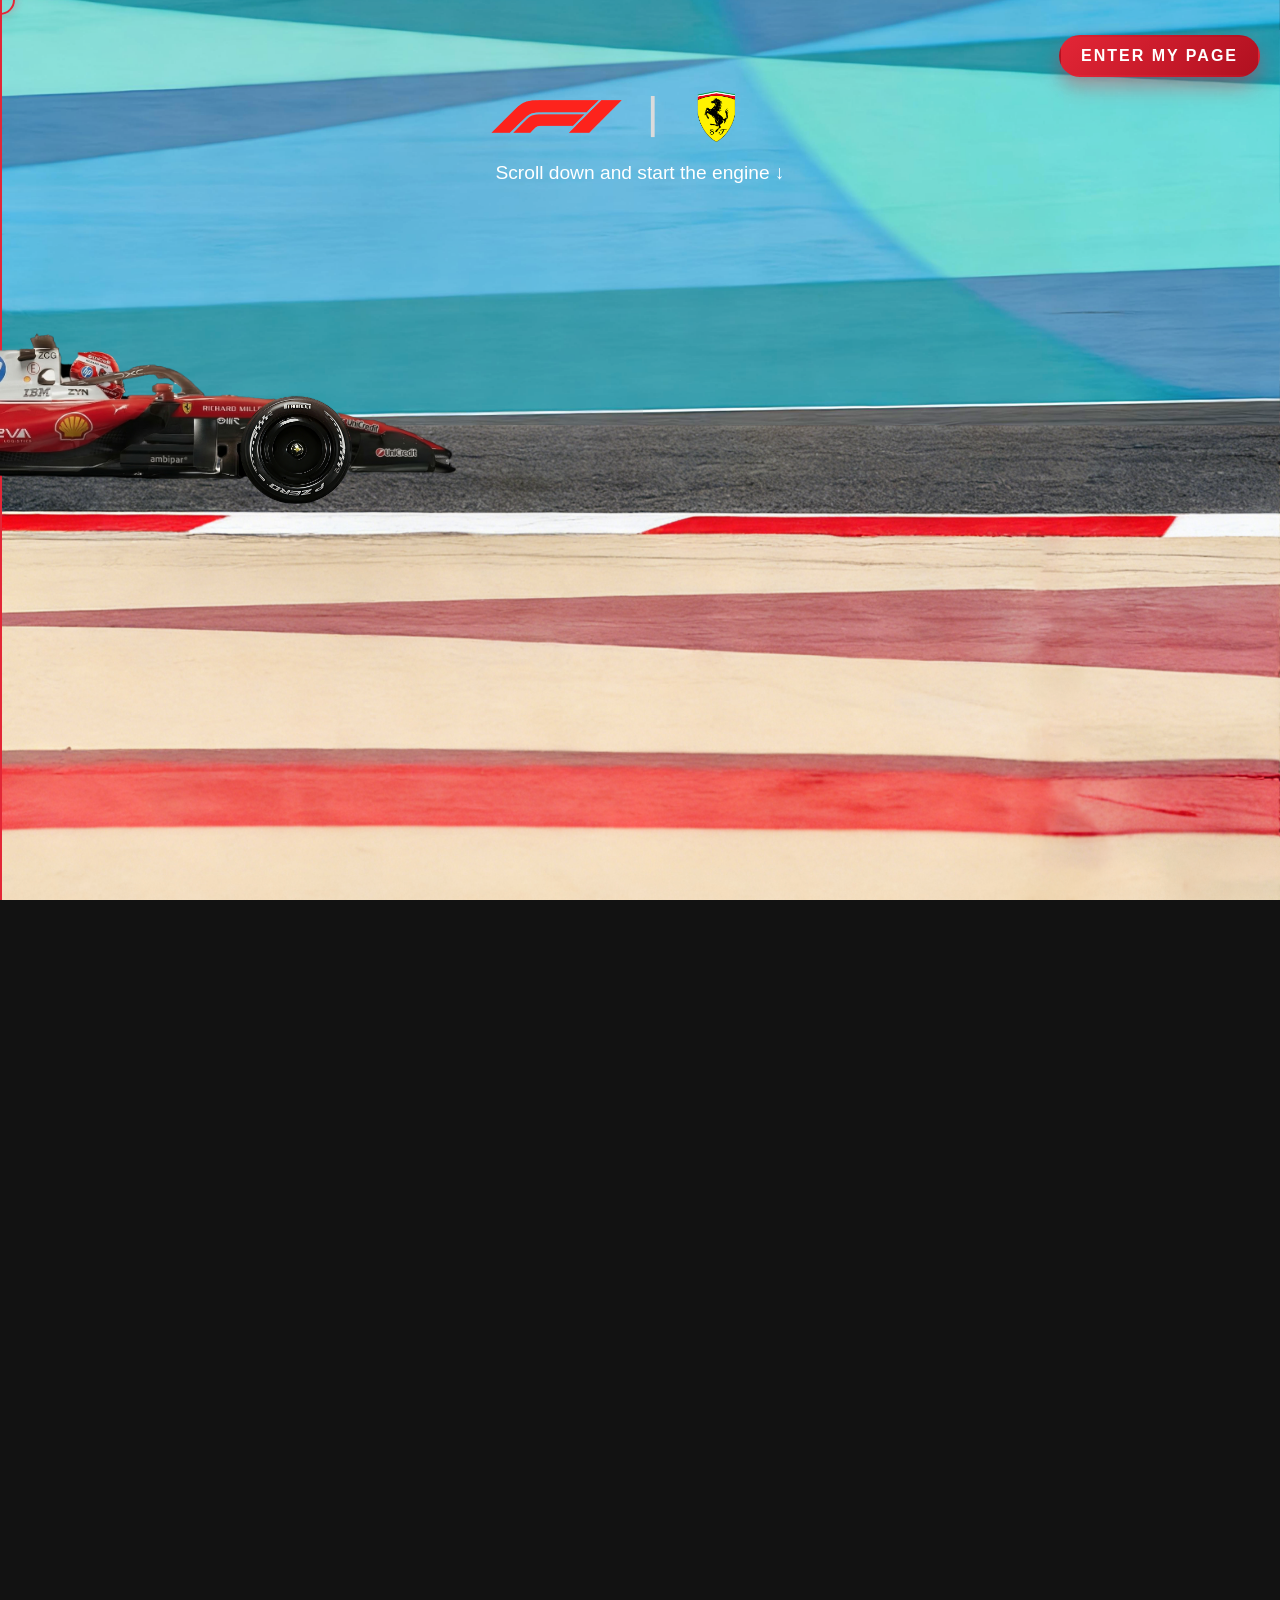
<file: index.html>
<!DOCTYPE html>
<html lang="zh-CN">

<head>
    <meta charset="UTF-8">
    <meta name="viewport" content="width=device-width, initial-scale=1.0">
    <title>SPEED LEGEND</title>
    <link rel="stylesheet" href="css/style.css">
</head>

<body>
    <!-- 右上角按钮 -->
    <div class="top-right-btn">
        <a href="pages/personal.html" class="enter-btn">Enter my page</a>
    </div>

    <div class="scroll-hint">
        <img src="images/logo.png" alt="F1 Logo" class="hint-logo">
        <p class="hint-text">Scroll down and start the engine ↓</p>
    </div>

    <!-- 新页面揭示层：随着赛车移动逐渐显示 -->
    <div class="reveal-section" id="revealSection">
        <div class="reveal-content">
            <h2>SPEED LEGEND</h2>
            <a href="pages/personal.html" class="enter-btn">Enter my page</a>
        </div>
    </div>

    <div class="car-container" id="carContainer">
        <img src="images/car-body.png" alt="Ferrari Body" class="car-body">
        <img src="images/wheel-rear.png" alt="Rear Wheel" class="wheel rear-wheel" id="rearWheel">
        <img src="images/wheel-front.png" alt="Front Wheel" class="wheel front-wheel" id="frontWheel">
        <!-- 倒影 -->
        <!-- 
        <img src="images/car-body.png" alt="Ferrari Reflection" class="car-reflection" id="carReflection">
        <img src="images/wheel-rear.png" alt="Rear Wheel Reflection" class="wheel-reflection rear-wheel-reflection" id="rearWheelReflection">
        <img src="images/wheel-front.png" alt="Front Wheel Reflection" class="wheel-reflection front-wheel-reflection" id="frontWheelReflection">
         -->

    </div>

    <div class="scroll-space"></div>

    <script src="js/script.js"></script>
</body>

</html>
</file>
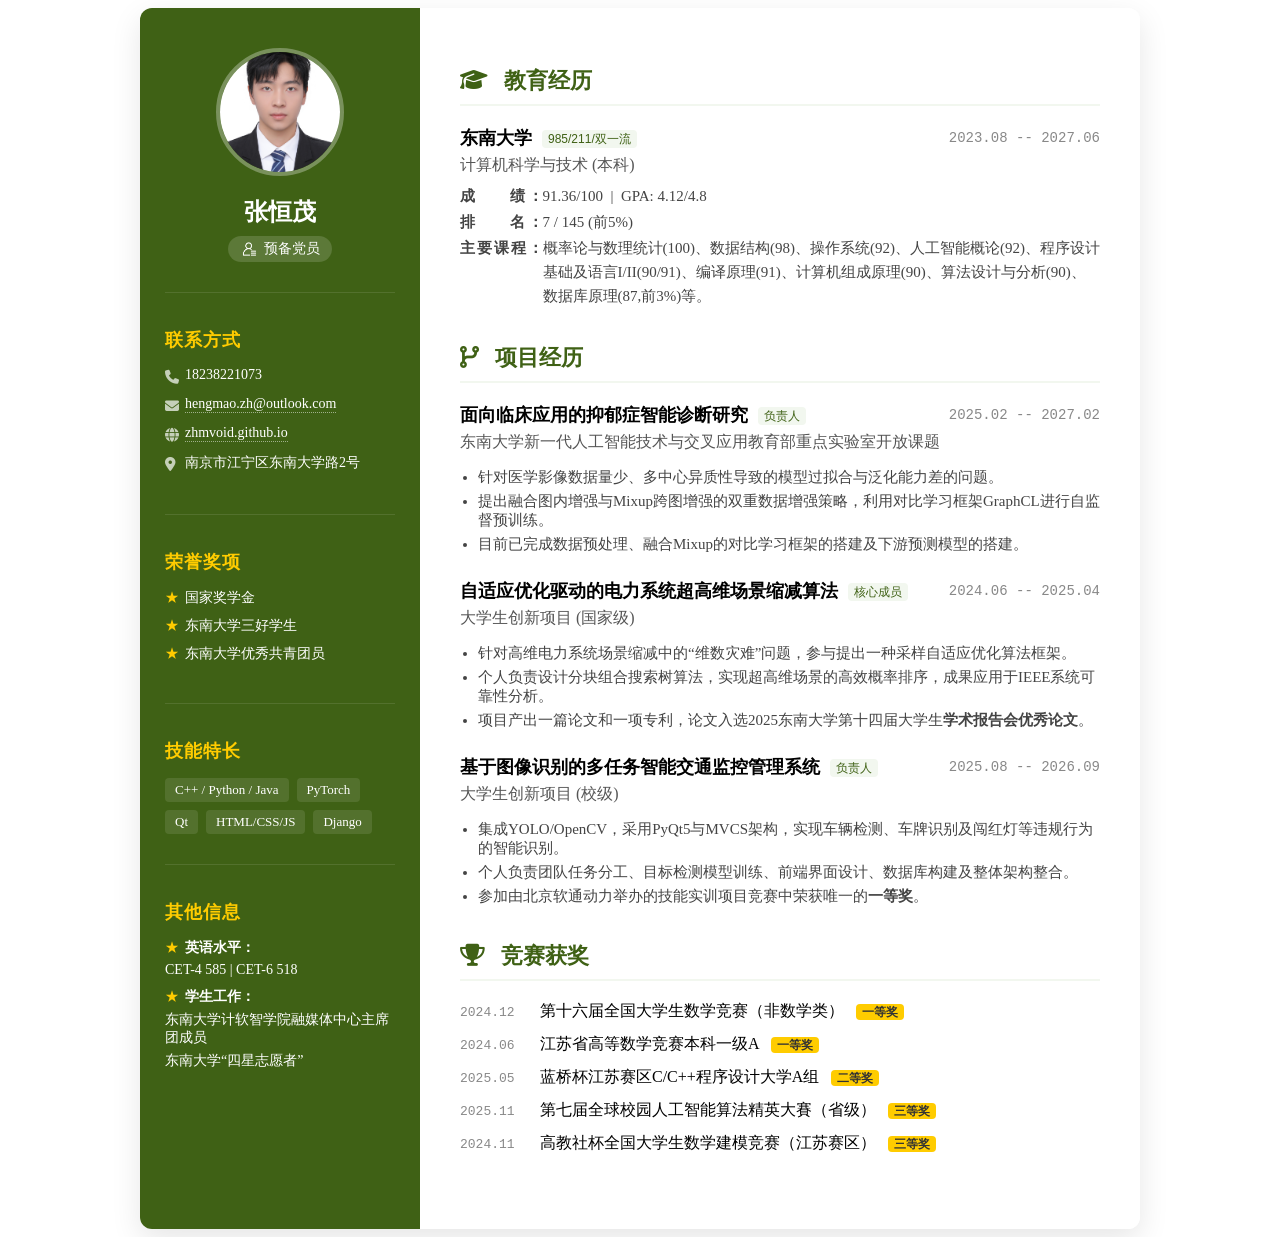
<file: pages/resume.html>
<!DOCTYPE html>
<html lang="zh-CN">
<head>
    <meta charset="UTF-8">
    <meta name="viewport" content="width=device-width, initial-scale=1.0">
    <title>张恒茂 - 简历</title>
    <link rel="stylesheet" href="../css/resume-style.css">
    <!-- 引入 FontAwesome 图标库 (CDN) -->
    <link rel="stylesheet" href="https://cdnjs.cloudflare.com/ajax/libs/font-awesome/6.4.0/css/all.min.css">
</head>
<body>
    <div class="resume-container">
        
        <!-- 左侧侧边栏：个人信息、技能、荣誉 -->
        <aside class="sidebar">
            <div class="profile-header">
                <div class="photo-wrapper">
                    <img src="../images/zhm_w.jpeg" alt="Photo">
                </div>
                <h1 class="name">张恒茂</h1>
                <div class="status-badge">
                    <img src="../images/ph.png" class="ph-icon-white"> 预备党员
                </div>
            </div>

            <div class="sidebar-section">
                <h2 class="sidebar-title">联系方式</h2>
                <ul class="contact-list">
                    <li><i class="fas fa-phone"></i> 18238221073</li>
                    <li><i class="fas fa-envelope"></i> <a href="mailto:hengmao.zh@outlook.com">hengmao.zh@outlook.com</a></li>
                    <li><i class="fas fa-globe"></i> <a href="https://github.com/zhmvoid" target="_blank">zhmvoid.github.io</a></li>
                    <li><i class="fas fa-map-marker-alt"></i> 南京市江宁区东南大学路2号</li>
                </ul>
            </div>

            <div class="sidebar-section">
                <h2 class="sidebar-title">荣誉奖项</h2>
                <ul class="sidebar-list highlight-list">
                    <li>国家奖学金</li>
                    <li>东南大学三好学生</li>
                    <li>东南大学优秀共青团员</li>
                </ul>
            </div>

            <div class="sidebar-section">
                <h2 class="sidebar-title">技能特长</h2>
                <div class="skill-tags">
                    <span class="tag">C++ / Python / Java</span>
                    <span class="tag">PyTorch</span>
                    <span class="tag">Qt</span>
                    <span class="tag">HTML/CSS/JS</span>
                    <span class="tag">Django</span>
                </div>
            </div>

            <div class="sidebar-section">
                <h2 class="sidebar-title">其他信息</h2>
                <ul class="sidebar-list highlight-list">
                    <li><strong>英语水平：</strong><div style="margin-top: 5px;">CET-4 585 | CET-6 518</li>
                    <li><strong>学生工作：</strong><div style="margin-top: 5px;">东南大学计软智学院融媒体中心主席团成员<div style="margin-top: 5px;">东南大学“四星志愿者”</div></li>
                </ul>
            </div>

        </aside>

        <!-- 右侧主内容：教育、项目、竞赛 -->
        <main class="main-content">
            <!-- 教育经历 -->
            <section class="main-section">
                <h2 class="section-title"><i class="fas fa-graduation-cap"></i> 教育经历</h2>
                <div class="card-item">
                    <div class="card-header">
                        <div class="card-title-group">
                            <h3>东南大学 <span class="badge">985/211/双一流</span></h3>
                        </div>
                        <span class="date">2023.08 -- 2027.06</span>
                    </div>
                    <div class="card-subtitle">计算机科学与技术 (本科)</div>
                    <div class="card-details">
                        <div class="detail-row">
                            <span class="detail-label"><strong>成&emsp;&emsp;绩：</strong></span>
                            <span>91.36/100 &nbsp;|&nbsp;  GPA: 4.12/4.8</span>
                        </div>
                        <div class="detail-row">
                            <span class="detail-label"><strong>排&emsp;&emsp;名：</strong></span>
                            <span>7 / 145 (前5%)</span>
                        </div>
                        <div class="detail-row">
                            <span class="detail-label"><strong>主要课程：</strong></span>
                            <span>概率论与数理统计(100)、数据结构(98)、操作系统(92)、人工智能概论(92)、程序设计基础及语言I/II(90/91)、编译原理(91)、计算机组成原理(90)、算法设计与分析(90)、数据库原理(87,前3%)等。</span>
                        </div>
                    </div>
                </div>
            </section>

            <!-- 项目经历 -->
            <section class="main-section">
                <h2 class="section-title"><i class="fas fa-code-branch"></i> 项目经历</h2>
                
                <div class="card-item">
                    <div class="card-header">
                        <h3>面向临床应用的抑郁症智能诊断研究 <span class="badge">负责人</span></h3>
                        <span class="date">2025.02 -- 2027.02</span>
                    </div>
                    <div class="card-subtitle">东南大学新一代人工智能技术与交叉应用教育部重点实验室开放课题</div>
                    <ul class="details-list">
                        <li>针对医学影像数据量少、多中心异质性导致的模型过拟合与泛化能力差的问题。</li>
                        <li>提出融合图内增强与Mixup跨图增强的双重数据增强策略，利用对比学习框架GraphCL进行自监督预训练。</li>
                        <li>目前已完成数据预处理、融合Mixup的对比学习框架的搭建及下游预测模型的搭建。</li>
                    </ul>
                </div>

                <div class="card-item">
                    <div class="card-header">
                        <h3>自适应优化驱动的电力系统超高维场景缩减算法 <span class="badge">核心成员</span></h3>
                        <span class="date">2024.06 -- 2025.04</span>
                    </div>
                    <div class="card-subtitle">大学生创新项目 (国家级)</div>
                    <ul class="details-list">
                        <li>针对高维电力系统场景缩减中的“维数灾难”问题，参与提出一种采样自适应优化算法框架。</li>
                        <li>个人负责设计分块组合搜索树算法，实现超高维场景的高效概率排序，成果应用于IEEE系统可靠性分析。</li>
                        <li>项目产出一篇论文和一项专利，论文入选2025东南大学第十四届大学生<b>学术报告会优秀论文</b>。</li>
                    </ul>
                </div>

                <div class="card-item">
                    <div class="card-header">
                        <h3>基于图像识别的多任务智能交通监控管理系统 <span class="badge">负责人</span></h3>
                        <span class="date">2025.08 -- 2026.09</span>
                    </div>
                    <div class="card-subtitle">大学生创新项目 (校级)</div>
                    <ul class="details-list">
                        <li>集成YOLO/OpenCV，采用PyQt5与MVCS架构，实现车辆检测、车牌识别及闯红灯等违规行为的智能识别。</li>
                        <li>个人负责团队任务分工、目标检测模型训练、前端界面设计、数据库构建及整体架构整合。</li>
                        <li>参加由北京软通动力举办的技能实训项目竞赛中荣获唯一的<b>一等奖</b>。</li>
                    </ul>
                </div>
            </section>

            <!-- 竞赛获奖 -->
            <section class="main-section">
                <h2 class="section-title"><i class="fas fa-trophy"></i> 竞赛获奖</h2>
                <div class="timeline-list">
                    <div class="timeline-item">
                        <span class="time">2024.12</span>
                        <div class="content">第十六届全国大学生数学竞赛（非数学类） <span class="award-rank">一等奖</span></div>
                    </div>
                    <div class="timeline-item">
                        <span class="time">2024.06</span>
                        <div class="content">江苏省高等数学竞赛本科一级A <span class="award-rank">一等奖</span></div>
                    </div>
                    <div class="timeline-item">
                        <span class="time">2025.05</span>
                        <div class="content">蓝桥杯江苏赛区C/C++程序设计大学A组 <span class="award-rank">二等奖</span></div>
                    </div>
                    <div class="timeline-item">
                        <span class="time">2025.11</span>
                        <div class="content">第七届全球校园人工智能算法精英大賽（省级） <span class="award-rank">三等奖</span></div>
                    </div>
                    <div class="timeline-item">
                        <span class="time">2024.11</span>
                        <div class="content">高教社杯全国大学生数学建模竞赛（江苏赛区） <span class="award-rank">三等奖</span></div>
                    </div>
                </div>
            </section>
        </main>
    </div>
</body>
</html>
</file>
<file: css/style.css>
/* 基础重置与暗黑背景 */
* {
    margin: 0;
    padding: 0;
    box-sizing: border-box;
}

body {
    background-color: #121212; /* 暗黑背景 */
    background-image: url('../images/bg.png'); /* 设置背景图片，请确保文件名匹配 */
    background-size: 100% 100%; /* 强制拉伸图片以适应屏幕宽高，确保全部显示 */
    background-attachment: fixed; /* 背景固定，不随页面滚动 */
    background-position: center; /* 图片居中对齐 */
    background-repeat: no-repeat; /* 防止图片重复 */
    color: #ffffff;
    font-family: 'Helvetica Neue', Arial, sans-serif;
    overflow-x: hidden; /* 隐藏横向滚动条 */
}

/* 顶部提示文字样式 */
.scroll-hint {
    position: fixed;
    top: 10%;
    width: 100%;
    text-align: center;
    z-index: 10;
    pointer-events: none;
}

.scroll-hint .hint-logo {
    width: 300px; /* 根据动图实际大小调整宽度 */
    margin-bottom: 15px;
}

.scroll-hint .hint-text {
    font-size: 1.2rem;
    opacity: 0.7;
    animation: bounce 2s infinite; /* 呼吸跳动效果 */
}

@keyframes bounce {
    0%, 20%, 50%, 80%, 100% { transform: translateY(0); }
    40% { transform: translateY(-15px); }
    60% { transform: translateY(-7px); }
}

/* 占位空间，决定了你需要滚动多久 */
.scroll-space {
    height: 200vh; /* 4倍屏幕高度的滚动空间 */
}

/* 赛车主容器 */
.car-container {
    position: fixed;
    top: 52%;
    left: -25%; /* 初始位置更靠左，隐藏更多车身 */
    transform: translateY(calc(-80%));
    width: 800px;
    max-width: 80vw;
    z-index: 5; /* 赛车整体层级 */
    will-change: transform;
}

/* ------------------------------------------------------------------
   核心修改：调整 z-index
------------------------------------------------------------------ */

/* 车身图片 */
.car-body {
    width: 100%;
    display: block;
    position: relative;
    z-index: 1; /* 将车身设为较低的层级 (原为 2) */
}

/* 倒影图片 */
.car-reflection {
    width: 100%;
    display: block;
    position: absolute;
    bottom: -100%; /* 倒影位置在车身下方 */
    left: 0;
    transform: scaleY(-1); /* 垂直翻转 */
    opacity: 0.3; /* 半透明 */
    z-index: 0; /* 倒影在最底层 */
    filter: blur(2px); /* 轻微模糊效果 */
}

/* 车轮通用样式 */
.wheel {
    position: absolute;
    width: 15%; /* 轮胎大小比例 */
    z-index: 2; /* 将车轮设为较高的层级 (原为 1) */
    border-radius: 50%;
    transform-origin: center center;
    will-change: transform;
}

/* ------------------------------------------------------------------ */

.rear-wheel {
    left: 10.5%;
    bottom: 4.5%; /* 轮胎垂直位置 */
}

/* 前轮水平位置 */
.front-wheel {
    width: 14%; /* 轮胎大小比例 */
    right: 16%;
    bottom: 3.5%; /* 轮胎垂直位置 */
}

/* 轮胎倒影样式 */
.wheel-reflection {
    position: absolute;
    width: 15%; /* 与原轮胎相同大小 */
    z-index: 0; /* 倒影在最底层 */
    border-radius: 50%;
    transform: scaleY(-1); /* 垂直翻转 */
    opacity: 0.5; /* 半透明 */
    filter: blur(2px); /* 更强的模糊效果 */
    transform-origin: center center;
}

.rear-wheel-reflection {
    left: 10.5%;
    bottom: -50%; /* 与车身倒影对齐 */
}

.front-wheel-reflection {
    width: 14%; /* 轮胎大小比例 */
    right: 16%;
    bottom: -45%; /* 与车身倒影对齐 */
}

/* ------------------------------------------------------------------
   新页面揭示效果
------------------------------------------------------------------ */
.reveal-section {
    position: fixed;
    top: 0;
    left: 0;
    width: 0; /* 初始宽度为0，由JS控制 */
    height: 100vh;
    background-color: #f5f5f5; /* 亮色背景，与原本的暗色形成反差 */
    background-image: url('../images/bg2.jpg');
    background-size: cover;
    background-position: center;
    background-attachment: fixed;
    z-index: 1; /* 位于 body(0) 之上，但必须在 car-container(5) 之下 */
    overflow: hidden;
    display: flex;
    align-items: center;
    justify-content: center;
    border-right: 2px solid #e32636; /* 可选：在揭示边缘加一条红线装饰 */
}

.reveal-content {
    width: 100vw; /* 内容宽度固定为视窗宽度，确保文字居中且不被挤压 */
    text-align: center;
    color: #121212; /* 深色文字 */
    /* 让内容看起来是固定的，只是被遮罩揭开了 */
    flex-shrink: 0; 
}

.reveal-content h2 {
    font-size: 5rem;
    font-weight: 800;
    color: #e32636;
    margin-top: -40px; /* 向上移动文本 */
    margin-bottom: 20px;
    text-transform: uppercase;
    letter-spacing: 5px;
}

/* 个人空间入口按钮样式 */
.enter-btn {
    display: inline-block;
    margin-top: 30px;
    padding: 15px 50px;
    font-size: 1.2rem;
    font-weight: bold;
    color: #fff;
    background: linear-gradient(135deg, #e32636 0%, #b01020 100%); /* 法拉利红渐变 */
    text-decoration: none;
    border-radius: 50px; /* 胶囊形状 */
    box-shadow: 0 10px 20px rgba(227, 38, 54, 0.4); /* 红色光晕 */
    transition: all 0.3s cubic-bezier(0.175, 0.885, 0.32, 1.275); /* 弹性过渡 */
    text-transform: uppercase;
    letter-spacing: 2px;
    border: 2px solid transparent;
}

.enter-btn:hover {
    transform: translateY(-5px) scale(1.05); /* 上浮并稍微放大 */
    box-shadow: 0 15px 30px rgba(0, 0, 0, 0.5); /* 黑色光晕 */
    background: linear-gradient(135deg, #434343 0%, #000000 100%); /* 悬浮变为黑色 */
}

.enter-btn:active {
    transform: translateY(-2px) scale(0.98); /* 点击时轻微缩放 */
    box-shadow: 0 5px 10px rgba(0, 0, 0, 0.5);
    background: #000000; /* 点击时纯黑 */
}

.enter-btn .arrow {
    margin-left: 10px;
    transition: margin-left 0.3s;
}

.enter-btn:hover .arrow {
    margin-left: 15px; /* 箭头移动动画 */
}

/* 描边风格按钮 (用于简历链接) */
.enter-btn.btn-outline {
    background: transparent;
    border: 2px solid #e32636; /* 法拉利红描边 */
    box-shadow: none;
}

.enter-btn.btn-outline:hover {
    background: #e32636;
    color: white;
    box-shadow: 0 0 15px rgba(227, 38, 54, 0.5);
}

/* --- 全局鼠标跟随光标 --- */
.custom-cursor {
    position: fixed;
    top: 0;
    left: 0;
    width: 30px;
    height: 30px;
    border: 2px solid #e32636; /* 法拉利红 */
    border-radius: 50%;
    pointer-events: none; /* 确保不阻挡点击 */
    z-index: 9999;
    transform: translate(-50%, -50%);
    transition: width 0.3s ease, height 0.3s ease, background-color 0.3s ease;
    box-shadow: 0 0 10px rgba(227, 38, 54, 0.3);
}

.custom-cursor.active {
    width: 60px;
    height: 60px;
    background-color: rgba(227, 38, 54, 0.1);
    box-shadow: 0 0 20px rgba(227, 38, 54, 0.6);
}

/* 右上角按钮样式 */
.top-right-btn {
    position: fixed;
    top: 5px;
    right: 20px;
    z-index: 10;
    display: flex;       /* 启用 Flex 布局 */
    gap: 15px;           /* 按钮之间的间距 */
    align-items: center; /* 垂直居中 */
}

.top-right-btn .enter-btn {
    padding: 10px 20px;
    font-size: 1rem;
}
</file>
<file: css/resume-style.css>
/* 全局重置与基础设置 */
:root {
    --primary-color: #3F6115;
    /* 松针绿 */
    --primary-light: #F2F7EF;
    /* 极淡的绿色背景，对应 LaTeX 中的 primary_color!05 */
    --secondary-color: #FFCC00;
    /* 金陵黄 */
    --text-main: #000;
    --font-main: "Times New Roman", "FangSong", "SimSun", serif;
    /* 英文衬线 + 中文宋体/仿宋作为兜底 */
    --font-bold: "PingFang SC", "Microsoft YaHei", "Heiti SC", sans-serif;
    /* 标题黑体 */
    --font-kaiti: "KaiTi", "STKaiti", "KaiTi_GB2312", serif;
    /* 楷体 */
}

/* 修改为作用于嵌入容器，而非全局 body */
#resume-section {
    /* 美化背景，使用更现代、柔和的浅灰色 */
    background-color: #f0f2f5;
    font-family: var(--font-main);
    color: #333;
    line-height: 1.4;
    padding: 20px;
    overflow-y: auto;
    /* 允许内部滚动 */
}

#resume-section.active {
    display: block;
    /* 改为 block 以确保滚动条能完整覆盖所有内容 */
}

/* ========== 核心布局 ========== */
.resume-container {
    display: grid;
    grid-template-columns: 280px 1fr;
    /* 左侧固定宽度，右侧自适应 */
    max-width: 1000px;
    margin: 0 auto;
    /* 使用 margin 实现水平居中 */
    width: 100%;
    background-color: white;
    box-shadow: 0 10px 30px rgba(0, 0, 0, 0.1);
    border-radius: 12px;
    overflow: hidden;
    /* 保证圆角裁切 */
    min-height: 90vh;
}

/* ========== 侧边栏样式 (左侧) ========== */
.sidebar {
    background-color: var(--primary-color);
    color: white;
    padding: 40px 25px;
    display: flex;
    flex-direction: column;
    gap: 30px;
}

.profile-header {
    text-align: center;
}

.sidebar .profile-header {
    margin-bottom: 0px;
    /* 减小与下方联系方式的距离 */
}

.photo-wrapper {
    width: 120px;
    height: 120px;
    border-radius: 50%;
    overflow: hidden;
    margin: 0 auto 15px;
    border: 4px solid rgba(255, 255, 255, 0.3);
}

.photo-wrapper img {
    width: 100%;
    height: 100%;
    object-fit: cover;
}

.name {
    font-family: var(--font-bold);
    font-size: 24px;
    margin-bottom: 8px;
    color: white;
    font-style: normal;
    text-shadow: none;
    letter-spacing: normal;
    /* 重置可能存在的全局字母间距 */
}

.status-badge {
    display: inline-flex;
    align-items: center;
    background: rgba(255, 255, 255, 0.15);
    padding: 4px 12px;
    border-radius: 20px;
    font-size: 14px;
}

.ph-icon-white {
    height: 1em;
    margin-right: 5px;
    filter: brightness(0) invert(1);
    /* 强制变白 */
}

.sidebar-section {
    border-top: 1px solid rgba(255, 255, 255, 0.1);
    padding-top: 20px;
}

.sidebar-title {
    font-family: var(--font-bold);
    font-size: 18px;
    margin-bottom: 15px;
    color: var(--secondary-color);
    text-transform: uppercase;
    letter-spacing: 1px;
}

/* 联系方式列表 */
.contact-list {
    list-style: none;
    padding-left: 0;
    margin: 0;
    font-size: 14px;
}

.contact-list li {
    margin-bottom: 12px;
    display: flex;
    align-items: flex-start;
}

.contact-list li i {
    width: 20px;
    margin-top: 3px;
    color: rgba(255, 255, 255, 0.7);
}

a {
    color: inherit;
    text-decoration: none;
    border-bottom: 1px dotted rgba(255, 255, 255, 0.5);
}

/* 技能标签 */
.skill-tags {
    display: flex;
    flex-wrap: wrap;
    gap: 8px;
}

.tag {
    background: rgba(255, 255, 255, 0.1);
    padding: 4px 10px;
    border-radius: 4px;
    font-size: 13px;
    transition: all 0.2s ease;
}

.tag:hover {
    background: rgba(255, 255, 255, 0.3);
    transform: scale(1.05);
}

.sidebar-list {
    list-style: none;
    padding-left: 0;
    margin: 0;
    font-size: 14px;
}

.sidebar-list li {
    margin-bottom: 10px;
}

.highlight-list li::before {
    content: "★";
    color: var(--secondary-color);
    margin-right: 6px;
}

/* ========== 主内容样式 (右侧) ========== */
.main-content {
    padding: 40px;
    background-color: white;
}

.main-section {
    margin-bottom: 35px;
}

.section-title {
    font-family: var(--font-bold);
    font-size: 22px;
    color: var(--primary-color);
    border-bottom: 2px solid var(--primary-light);
    padding-bottom: 8px;
    margin-bottom: 20px;
}

.section-title i {
    margin-right: 10px;
}

/* 卡片式内容项 */
.card-item {
    margin-bottom: 25px;
}

.card-header {
    display: flex;
    justify-content: space-between;
    align-items: center;
    margin-bottom: 5px;
}

.card-title-group {
    display: flex;
    align-items: center;
    gap: 10px;
}

.inline-logo {
    height: 32px;
    width: auto;
}

.card-header h3 {
    font-family: var(--font-bold);
    font-size: 18px;
    margin: 0;
}

.badge {
    background: var(--primary-light);
    color: var(--primary-color);
    font-size: 12px;
    padding: 2px 6px;
    border-radius: 4px;
    vertical-align: middle;
    margin-left: 5px;
    font-weight: normal;
}

.role-tag {
    font-size: 14px;
    color: #666;
    font-weight: normal;
}

.date {
    font-family: monospace;
    color: #888;
    font-size: 14px;
}

.card-subtitle {
    color: #555;
    font-family: var(--font-kaiti);
    font-size: 16px;
    margin-bottom: 8px;
}

.card-details {
    font-size: 15px;
    color: #444;
    line-height: 1.6;
}

.detail-row {
    display: flex;
    margin-bottom: 2px;
}

.detail-label {
    white-space: nowrap;
    width: 4em;
    /* 固定为4个汉字宽度 */
    text-align: justify;
    text-align-last: justify;
    /* 强制最后一行（也就是单行）两端对齐 */
    font-weight: bold;
    flex-shrink: 0;
    width: 5.5em;
    /* 统一占位宽度，对齐“主要课程：” */
}

.small-text {
    font-size: 14px;
    color: #666;
    margin-top: 5px;
}

.details-list {
    padding-left: 18px;
    font-size: 15px;
    color: #444;
}

.details-list li {
    margin-bottom: 5px;
}

/* 时间线样式 (竞赛) */
.timeline-list {
    display: flex;
    flex-direction: column;
    gap: 12px;
}

.timeline-item {
    display: flex;
    align-items: baseline;
}

.time {
    width: 80px;
    font-family: monospace;
    color: #888;
    flex-shrink: 0;
}

.award-rank {
    background: var(--secondary-color);
    color: #333;
    font-size: 12px;
    padding: 1px 6px;
    border-radius: 4px;
    margin-left: 8px;
    font-weight: bold;
}

/* ========== 移动端适配 ========== */
@media (max-width: 768px) {
    .resume-container {
        grid-template-columns: 1fr;
        height: auto;
        min-height: auto;
    }

    .sidebar {
        padding: 30px 20px;
        text-align: center;
    }

    .contact-list li {
        justify-content: center;
    }

    .skill-tags {
        justify-content: center;
    }

    .main-content {
        padding: 25px 20px;
    }

    .card-header {
        flex-direction: column;
        align-items: flex-start;
    }

    .date {
        margin-top: 4px;
        font-size: 13px;
    }
}

/* ========== 返回按钮样式 ========== */
.back-home-btn {
    position: fixed;
    top: 20px;
    right: 20px;
    background-color: var(--primary-color);
    color: white;
    padding: 10px 20px;
    border-radius: 25px;
    box-shadow: 0 4px 6px rgba(0, 0, 0, 0.1);
    z-index: 1000;
    font-weight: bold;
    display: flex;
    align-items: center;
    gap: 8px;
    transition: transform 0.2s, box-shadow 0.2s;
    border-bottom: none !important;
    /* 覆盖全局 a 标签的边框样式 */
}

.back-home-btn:hover {
    transform: translateY(-2px);
    box-shadow: 0 6px 12px rgba(0, 0, 0, 0.15);
    background-color: #2e4a0f;
    /* 悬停时加深颜色 */
}
</file>
